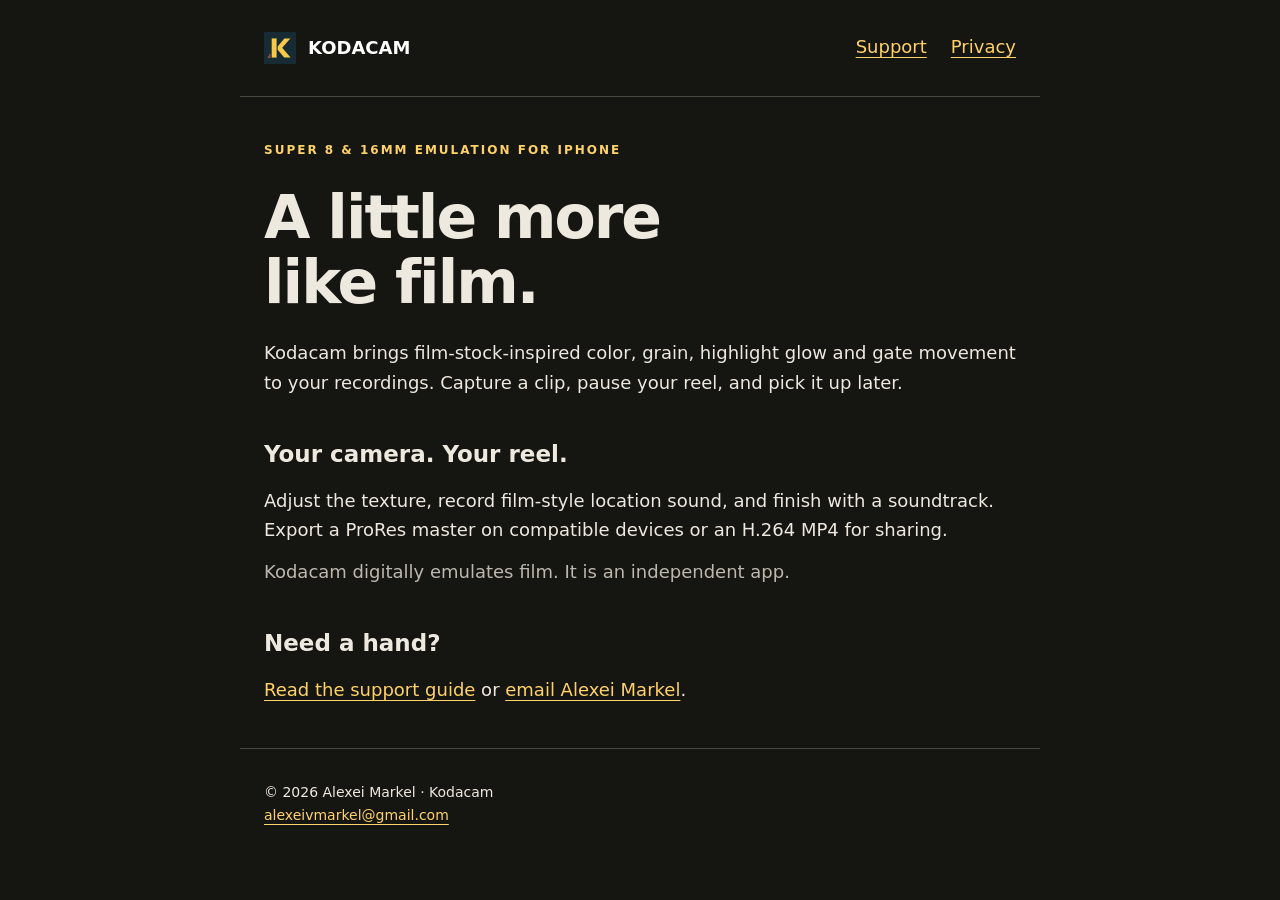
<file: index.html>
<!doctype html><html lang="en"><head><meta charset="utf-8"><meta name="viewport" content="width=device-width, initial-scale=1"><meta name="description" content="Kodacam film camera support and privacy information."><title>Film camera · Kodacam</title><link rel="stylesheet" href="style.css"></head><body><header><a href="index.html" aria-label="Kodacam home"><img src="kodacam.svg" width="32" height="32" alt=""> <strong>KODACAM</strong></a><nav aria-label="Main navigation"><a href="support.html">Support</a><a href="privacy.html">Privacy</a></nav></header><main><p class="eyebrow">Super 8 &amp; 16mm emulation for iPhone</p><h1>A little more<br>like film.</h1><p>Kodacam brings film-stock-inspired color, grain, highlight glow and gate movement to your recordings. Capture a clip, pause your reel, and pick it up later.</p><h2>Your camera. Your reel.</h2><p>Adjust the texture, record film-style location sound, and finish with a soundtrack. Export a ProRes master on compatible devices or an H.264 MP4 for sharing.</p><p class="muted">Kodacam digitally emulates film. It is an independent app.</p><h2>Need a hand?</h2><p><a href="support.html">Read the support guide</a> or <a href="mailto:alexeivmarkel@gmail.com">email Alexei Markel</a>.</p></main><footer>© 2026 Alexei Markel · Kodacam<br><a href="mailto:alexeivmarkel@gmail.com">alexeivmarkel@gmail.com</a></footer></body></html>
</file>
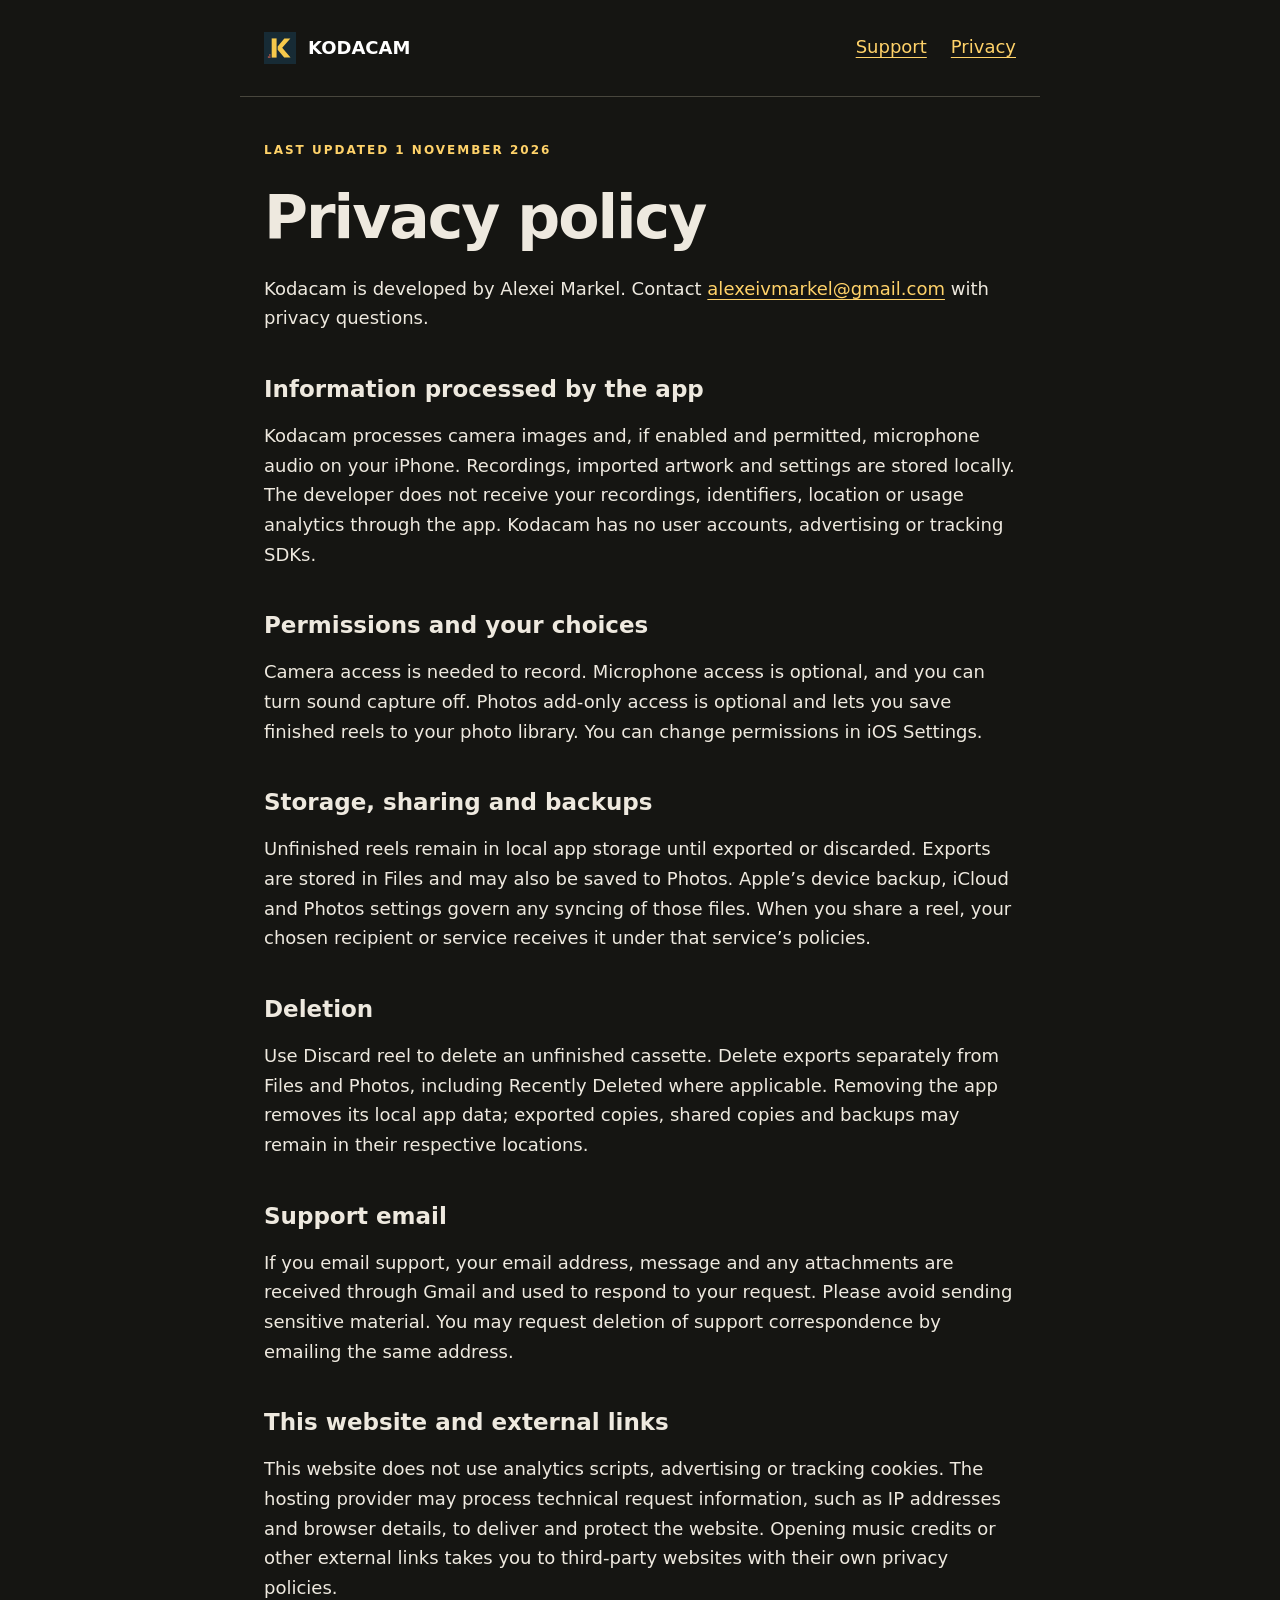
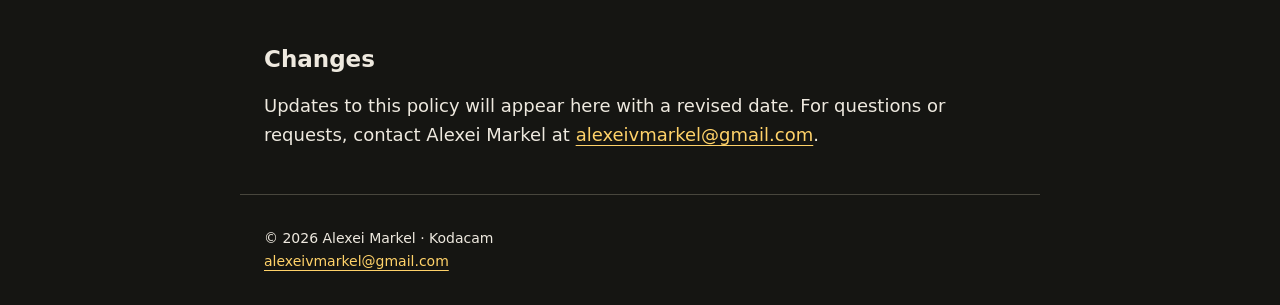
<file: privacy.html>
<!doctype html><html lang="en"><head><meta charset="utf-8"><meta name="viewport" content="width=device-width, initial-scale=1"><meta name="description" content="Kodacam film camera support and privacy information."><title>Privacy policy · Kodacam</title><link rel="stylesheet" href="style.css"></head><body><header><a href="index.html" aria-label="Kodacam home"><img src="kodacam.svg" width="32" height="32" alt=""> <strong>KODACAM</strong></a><nav aria-label="Main navigation"><a href="support.html">Support</a><a href="privacy.html">Privacy</a></nav></header><main><p class="eyebrow">Last updated 1 November 2026</p><h1>Privacy policy</h1><p>Kodacam is developed by Alexei Markel. Contact <a href="mailto:alexeivmarkel@gmail.com">alexeivmarkel@gmail.com</a> with privacy questions.</p><h2>Information processed by the app</h2><p>Kodacam processes camera images and, if enabled and permitted, microphone audio on your iPhone. Recordings, imported artwork and settings are stored locally. The developer does not receive your recordings, identifiers, location or usage analytics through the app. Kodacam has no user accounts, advertising or tracking SDKs.</p><h2>Permissions and your choices</h2><p>Camera access is needed to record. Microphone access is optional, and you can turn sound capture off. Photos add-only access is optional and lets you save finished reels to your photo library. You can change permissions in iOS Settings.</p><h2>Storage, sharing and backups</h2><p>Unfinished reels remain in local app storage until exported or discarded. Exports are stored in Files and may also be saved to Photos. Apple’s device backup, iCloud and Photos settings govern any syncing of those files. When you share a reel, your chosen recipient or service receives it under that service’s policies.</p><h2>Deletion</h2><p>Use Discard reel to delete an unfinished cassette. Delete exports separately from Files and Photos, including Recently Deleted where applicable. Removing the app removes its local app data; exported copies, shared copies and backups may remain in their respective locations.</p><h2>Support email</h2><p>If you email support, your email address, message and any attachments are received through Gmail and used to respond to your request. Please avoid sending sensitive material. You may request deletion of support correspondence by emailing the same address.</p><h2>This website and external links</h2><p>This website does not use analytics scripts, advertising or tracking cookies. The hosting provider may process technical request information, such as IP addresses and browser details, to deliver and protect the website. Opening music credits or other external links takes you to third-party websites with their own privacy policies.</p><h2>Changes</h2><p>Updates to this policy will appear here with a revised date. For questions or requests, contact Alexei Markel at <a href="mailto:alexeivmarkel@gmail.com">alexeivmarkel@gmail.com</a>.</p></main><footer>© 2026 Alexei Markel · Kodacam<br><a href="mailto:alexeivmarkel@gmail.com">alexeivmarkel@gmail.com</a></footer></body></html>
</file>
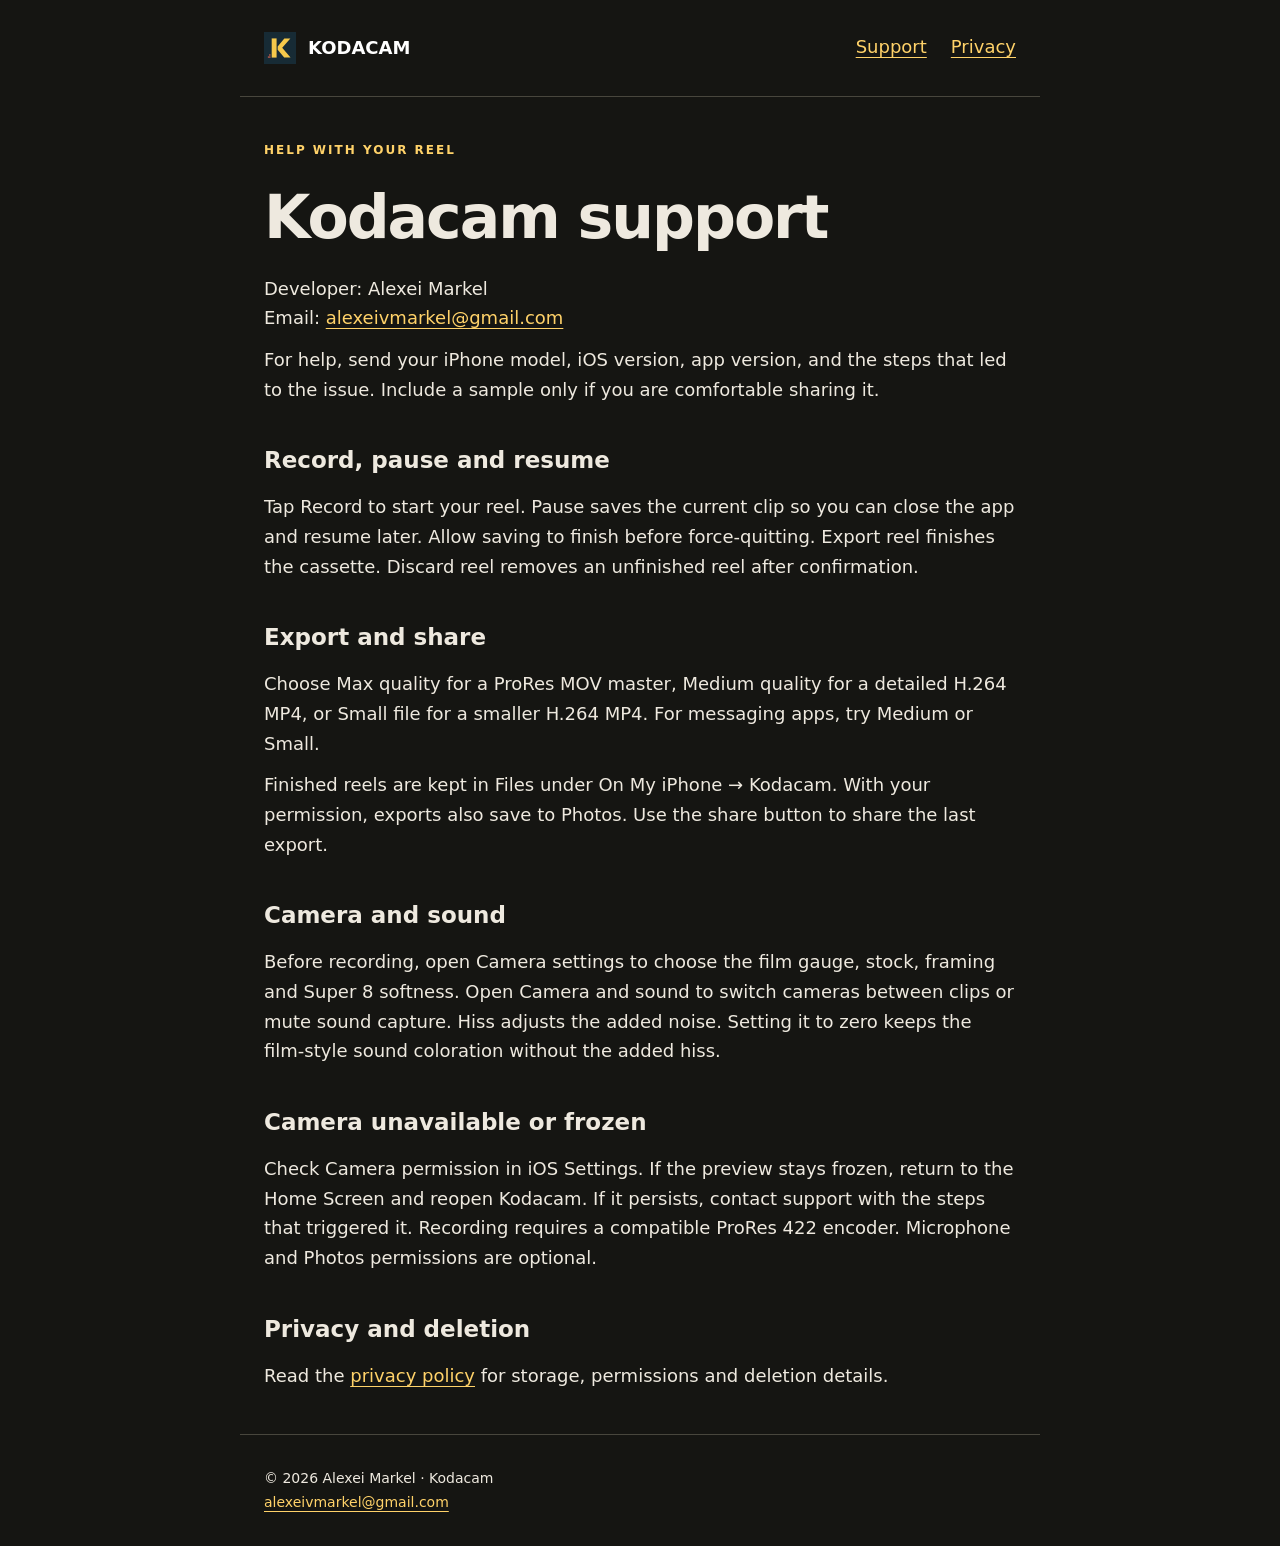
<file: support.html>
<!doctype html><html lang="en"><head><meta charset="utf-8"><meta name="viewport" content="width=device-width, initial-scale=1"><meta name="description" content="Kodacam film camera support and privacy information."><title>Support · Kodacam</title><link rel="stylesheet" href="style.css"></head><body><header><a href="index.html" aria-label="Kodacam home"><img src="kodacam.svg" width="32" height="32" alt=""> <strong>KODACAM</strong></a><nav aria-label="Main navigation"><a href="support.html">Support</a><a href="privacy.html">Privacy</a></nav></header><main><p class="eyebrow">Help with your reel</p><h1>Kodacam support</h1><address>Developer: Alexei Markel<br>Email: <a href="mailto:alexeivmarkel@gmail.com">alexeivmarkel@gmail.com</a></address><p>For help, send your iPhone model, iOS version, app version, and the steps that led to the issue. Include a sample only if you are comfortable sharing it.</p><h2>Record, pause and resume</h2><p>Tap Record to start your reel. Pause saves the current clip so you can close the app and resume later. Allow saving to finish before force-quitting. Export reel finishes the cassette. Discard reel removes an unfinished reel after confirmation.</p><h2>Export and share</h2><p>Choose Max quality for a ProRes MOV master, Medium quality for a detailed H.264 MP4, or Small file for a smaller H.264 MP4. For messaging apps, try Medium or Small.</p><p>Finished reels are kept in Files under On My iPhone → Kodacam. With your permission, exports also save to Photos. Use the share button to share the last export.</p><h2>Camera and sound</h2><p>Before recording, open Camera settings to choose the film gauge, stock, framing and Super 8 softness. Open Camera and sound to switch cameras between clips or mute sound capture. Hiss adjusts the added noise. Setting it to zero keeps the film-style sound coloration without the added hiss.</p><h2>Camera unavailable or frozen</h2><p>Check Camera permission in iOS Settings. If the preview stays frozen, return to the Home Screen and reopen Kodacam. If it persists, contact support with the steps that triggered it. Recording requires a compatible ProRes 422 encoder. Microphone and Photos permissions are optional.</p><h2>Privacy and deletion</h2><p>Read the <a href="privacy.html">privacy policy</a> for storage, permissions and deletion details.</p></main><footer>© 2026 Alexei Markel · Kodacam<br><a href="mailto:alexeivmarkel@gmail.com">alexeivmarkel@gmail.com</a></footer></body></html>
</file>
<file: style.css>
*{box-sizing:border-box}body{margin:0;background:#151512;color:#eee9df;font:18px/1.65 system-ui,sans-serif}main,header,footer{max-width:800px;margin:auto;padding:32px 24px}header{display:flex;justify-content:space-between;gap:24px;border-bottom:1px solid #48463d}nav{display:flex;gap:24px}a{color:#ffd269;text-underline-offset:4px}a:focus-visible{outline:3px solid #ffd269;outline-offset:5px}h1{font-size:clamp(36px,7vw,60px);line-height:1.08;letter-spacing:-2px;margin:24px 0}h2{font-size:23px;margin:38px 0 10px}p{margin:12px 0}small,.muted{color:#bdb8ad}.eyebrow{color:#ffd269;text-transform:uppercase;letter-spacing:2px;font-size:12px;font-weight:700}footer{border-top:1px solid #48463d;font-size:14px}strong{color:#fff}address{font-style:normal}a{overflow-wrap:anywhere}@media(max-width:480px){header{display:block}nav{margin-top:12px}}header>a{display:flex;align-items:center;gap:12px;text-decoration:none}
</file>
